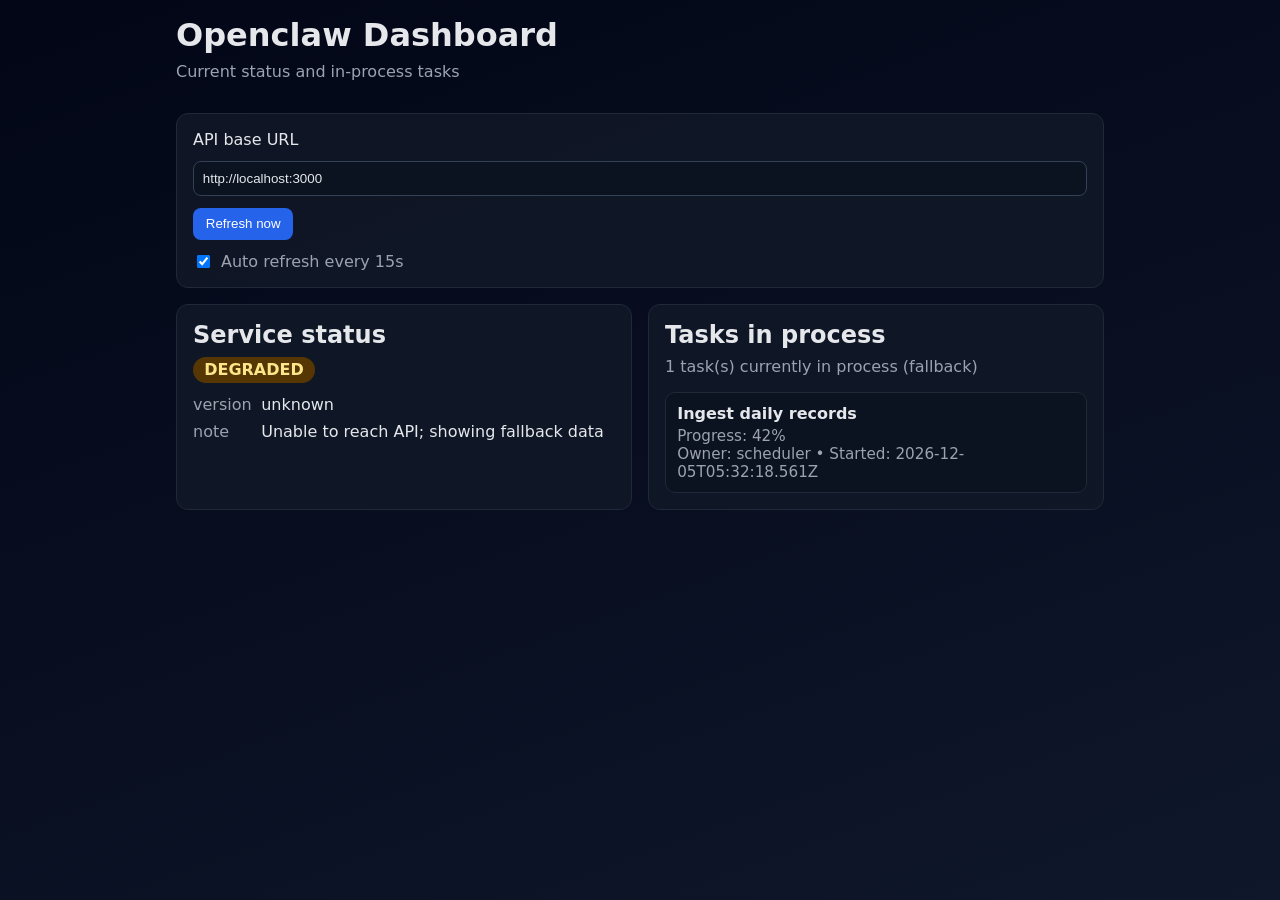
<file: openclaw-dashboard/index.html>
<!doctype html>
<html lang="en">
  <head>
    <meta charset="UTF-8" />
    <meta name="viewport" content="width=device-width, initial-scale=1.0" />
    <title>Openclaw Dashboard</title>
    <link rel="stylesheet" href="./styles.css" />
  </head>
  <body>
    <header>
      <h1>Openclaw Dashboard</h1>
      <p class="subtitle">Current status and in-process tasks</p>
    </header>

    <main>
      <section class="panel controls">
        <label for="apiBase">API base URL</label>
        <input id="apiBase" type="url" value="http://localhost:3000" />
        <button id="refreshBtn" type="button">Refresh now</button>
        <label class="inline-checkbox">
          <input id="autoRefresh" type="checkbox" checked />
          Auto refresh every 15s
        </label>
      </section>

      <section class="grid">
        <article class="panel">
          <h2>Service status</h2>
          <div id="serviceStatus" class="status loading">Loading…</div>
          <dl id="serviceMeta" class="meta"></dl>
        </article>

        <article class="panel">
          <h2>Tasks in process</h2>
          <p id="taskSummary" class="summary">Loading tasks…</p>
          <ul id="taskList" class="task-list"></ul>
        </article>
      </section>
    </main>

    <template id="taskItemTemplate">
      <li class="task-item">
        <div class="task-title"></div>
        <div class="task-progress"></div>
        <div class="task-meta"></div>
      </li>
    </template>

    <script src="./app.js"></script>
  </body>
</html>
</file>
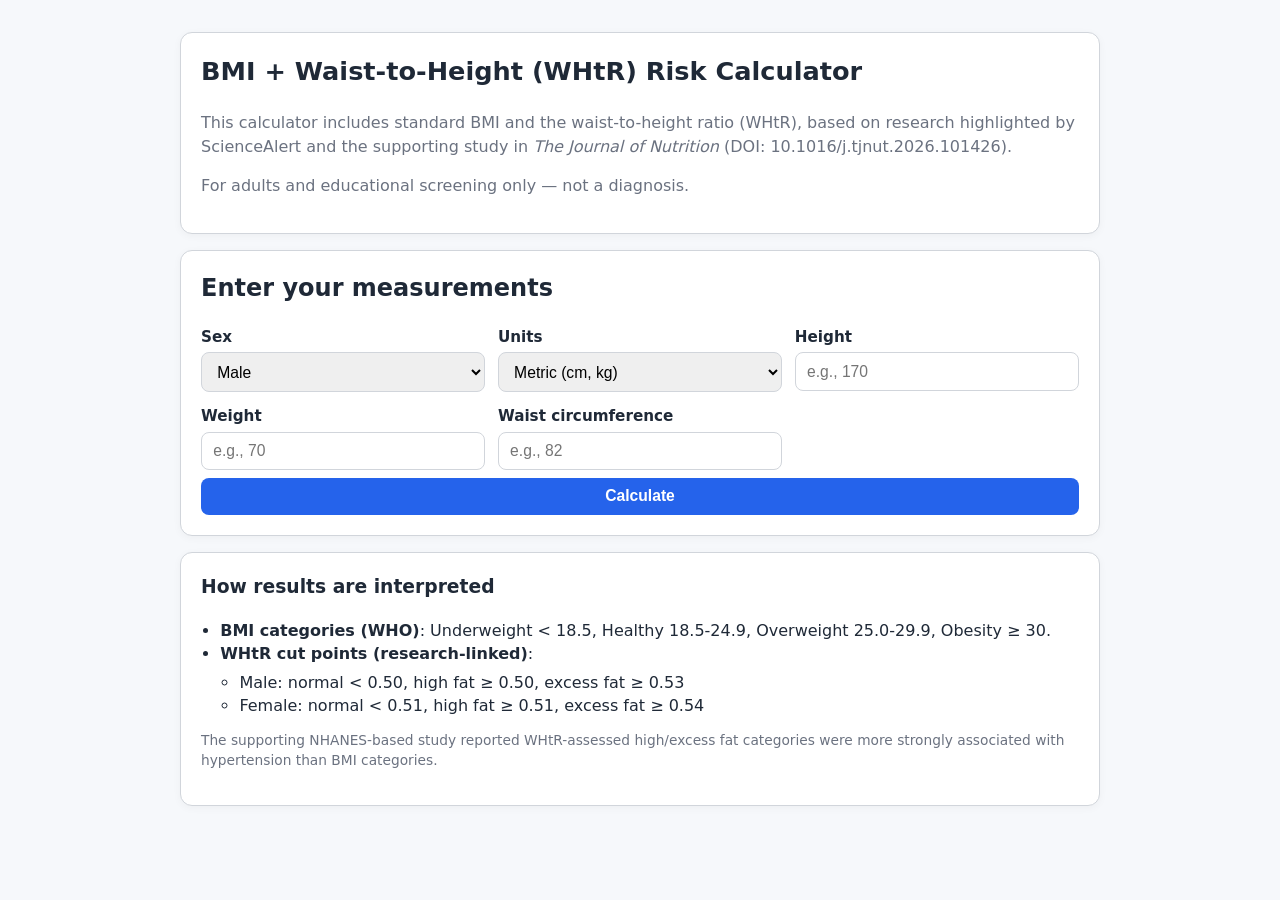
<file: bmi_whtr_calculator.html>
<!doctype html>
<html lang="en">
<head>
  <meta charset="UTF-8" />
  <meta name="viewport" content="width=device-width, initial-scale=1.0" />
  <title>BMI + Waist-to-Height Risk Calculator</title>
  <style>
    :root {
      --bg: #f6f8fb;
      --card: #ffffff;
      --text: #1f2937;
      --muted: #6b7280;
      --border: #d1d5db;
      --accent: #2563eb;
      --ok: #15803d;
      --warn: #b45309;
      --risk: #b91c1c;
    }
    body {
      font-family: Inter, system-ui, -apple-system, Segoe UI, Roboto, Arial, sans-serif;
      margin: 0;
      background: var(--bg);
      color: var(--text);
      line-height: 1.45;
    }
    .container {
      max-width: 920px;
      margin: 2rem auto;
      padding: 0 1rem;
    }
    .card {
      background: var(--card);
      border: 1px solid var(--border);
      border-radius: 12px;
      padding: 1.25rem;
      box-shadow: 0 2px 8px rgba(0, 0, 0, 0.04);
      margin-bottom: 1rem;
    }
    h1, h2, h3 {
      margin-top: 0;
    }
    h1 {
      font-size: 1.6rem;
    }
    .grid {
      display: grid;
      grid-template-columns: repeat(auto-fit, minmax(220px, 1fr));
      gap: 0.8rem;
    }
    label {
      font-weight: 600;
      font-size: 0.95rem;
      display: block;
      margin-bottom: 0.3rem;
    }
    input, select, button {
      width: 100%;
      padding: 0.58rem 0.7rem;
      border: 1px solid var(--border);
      border-radius: 8px;
      font-size: 0.98rem;
      box-sizing: border-box;
    }
    button {
      border: none;
      background: var(--accent);
      color: white;
      font-weight: 700;
      cursor: pointer;
      margin-top: 0.5rem;
    }
    button:hover {
      filter: brightness(0.95);
    }
    .muted {
      color: var(--muted);
    }
    .result {
      border-left: 4px solid var(--accent);
      padding: 0.7rem 0.9rem;
      background: #eff6ff;
      border-radius: 8px;
      margin-top: 0.75rem;
    }
    .ok { color: var(--ok); }
    .warn { color: var(--warn); }
    .risk { color: var(--risk); }
    ul { margin: 0.4rem 0; padding-left: 1.2rem; }
    .footnote { font-size: 0.86rem; }
  </style>
</head>
<body>
  <main class="container">
    <section class="card">
      <h1>BMI + Waist-to-Height (WHtR) Risk Calculator</h1>
      <p class="muted">
        This calculator includes standard BMI and the waist-to-height ratio (WHtR), based on research highlighted by ScienceAlert
        and the supporting study in <em>The Journal of Nutrition</em> (DOI: 10.1016/j.tjnut.2026.101426).
      </p>
      <p class="muted">For adults and educational screening only — not a diagnosis.</p>
    </section>

    <section class="card">
      <h2>Enter your measurements</h2>
      <div class="grid">
        <div>
          <label for="sex">Sex</label>
          <select id="sex">
            <option value="male">Male</option>
            <option value="female">Female</option>
          </select>
        </div>
        <div>
          <label for="unit">Units</label>
          <select id="unit">
            <option value="metric">Metric (cm, kg)</option>
            <option value="imperial">US (in, lb)</option>
          </select>
        </div>
        <div>
          <label for="height">Height</label>
          <input id="height" type="number" step="0.1" min="1" placeholder="e.g., 170" />
        </div>
        <div>
          <label for="weight">Weight</label>
          <input id="weight" type="number" step="0.1" min="1" placeholder="e.g., 70" />
        </div>
        <div>
          <label for="waist">Waist circumference</label>
          <input id="waist" type="number" step="0.1" min="1" placeholder="e.g., 82" />
        </div>
      </div>
      <button id="calcBtn" type="button">Calculate</button>
      <div id="result" class="result" hidden></div>
    </section>

    <section class="card">
      <h3>How results are interpreted</h3>
      <ul>
        <li><strong>BMI categories (WHO)</strong>: Underweight &lt; 18.5, Healthy 18.5-24.9, Overweight 25.0-29.9, Obesity ≥ 30.</li>
        <li><strong>WHtR cut points (research-linked)</strong>: 
          <ul>
            <li>Male: normal &lt; 0.50, high fat ≥ 0.50, excess fat ≥ 0.53</li>
            <li>Female: normal &lt; 0.51, high fat ≥ 0.51, excess fat ≥ 0.54</li>
          </ul>
        </li>
      </ul>
      <p class="footnote muted">
        The supporting NHANES-based study reported WHtR-assessed high/excess fat categories were more strongly associated
        with hypertension than BMI categories.
      </p>
    </section>
  </main>

  <script>
    const els = {
      sex: document.getElementById('sex'),
      unit: document.getElementById('unit'),
      height: document.getElementById('height'),
      weight: document.getElementById('weight'),
      waist: document.getElementById('waist'),
      btn: document.getElementById('calcBtn'),
      result: document.getElementById('result')
    };

    const number = (v) => Number.parseFloat(v);

    function toMetric(height, weight, waist, unit) {
      if (unit === 'metric') return { heightCm: height, weightKg: weight, waistCm: waist };
      return {
        heightCm: height * 2.54,
        weightKg: weight * 0.45359237,
        waistCm: waist * 2.54
      };
    }

    function bmiCategory(bmi) {
      if (bmi < 18.5) return ['Underweight', 'warn'];
      if (bmi < 25) return ['Healthy range', 'ok'];
      if (bmi < 30) return ['Overweight', 'warn'];
      return ['Obesity', 'risk'];
    }

    function whtrCategory(whtr, sex) {
      const high = sex === 'male' ? 0.50 : 0.51;
      const excess = sex === 'male' ? 0.53 : 0.54;
      if (whtr >= excess) return ['Excess fat range', 'risk'];
      if (whtr >= high) return ['High fat range', 'warn'];
      return ['Normal fat range', 'ok'];
    }

    function guidance(bmiClass, whtrClass) {
      if (whtrClass[0] === 'Excess fat range') {
        return 'WHtR suggests a higher cardiometabolic risk profile. Consider discussing blood pressure screening with your clinician.';
      }
      if (whtrClass[0] === 'High fat range') {
        return 'WHtR suggests increased adiposity risk. Lifestyle changes and routine blood pressure checks are advisable.';
      }
      if (bmiClass[0] !== 'Healthy range') {
        return 'BMI is outside healthy range, but WHtR is normal. Body composition may vary; follow up with a clinician for individualized assessment.';
      }
      return 'Both BMI and WHtR are in lower-risk ranges. Maintain healthy habits and periodic re-checks.';
    }

    els.btn.addEventListener('click', () => {
      const unit = els.unit.value;
      const sex = els.sex.value;
      const h = number(els.height.value);
      const w = number(els.weight.value);
      const wc = number(els.waist.value);

      if (![h, w, wc].every((n) => Number.isFinite(n) && n > 0)) {
        els.result.hidden = false;
        els.result.innerHTML = '<span class="risk">Please enter valid positive numbers for height, weight, and waist.</span>';
        return;
      }

      const { heightCm, weightKg, waistCm } = toMetric(h, w, wc, unit);
      const heightM = heightCm / 100;
      const bmi = weightKg / (heightM * heightM);
      const whtr = waistCm / heightCm;

      const bmiClass = bmiCategory(bmi);
      const whtrClass = whtrCategory(whtr, sex);

      els.result.hidden = false;
      els.result.innerHTML = `
        <strong>Your Results</strong>
        <ul>
          <li>BMI: <strong>${bmi.toFixed(1)}</strong> — <span class="${bmiClass[1]}">${bmiClass[0]}</span></li>
          <li>WHtR: <strong>${whtr.toFixed(3)}</strong> — <span class="${whtrClass[1]}">${whtrClass[0]}</span></li>
        </ul>
        <p><strong>Interpretation:</strong> ${guidance(bmiClass, whtrClass)}</p>
      `;
    });
  </script>
</body>
</html>
</file>
<file: openclaw-dashboard/styles.css>
:root {
  --bg: #0f172a;
  --panel: #111827;
  --text: #e5e7eb;
  --muted: #9ca3af;
  --green: #10b981;
  --yellow: #f59e0b;
  --red: #ef4444;
}

* {
  box-sizing: border-box;
}

body {
  margin: 0;
  font-family: Inter, system-ui, -apple-system, Segoe UI, Roboto, sans-serif;
  background: linear-gradient(160deg, #020617 0%, #0f172a 100%);
  color: var(--text);
  min-height: 100vh;
}

header,
main {
  max-width: 960px;
  margin: 0 auto;
  padding: 1rem;
}

h1,
h2 {
  margin: 0 0 0.5rem;
}

.subtitle {
  margin: 0;
  color: var(--muted);
}

.panel {
  background: color-mix(in srgb, var(--panel), transparent 15%);
  border: 1px solid #1f2937;
  border-radius: 12px;
  padding: 1rem;
}

.controls {
  display: grid;
  gap: 0.75rem;
  margin-bottom: 1rem;
}

input[type='url'] {
  width: 100%;
  border: 1px solid #334155;
  border-radius: 8px;
  padding: 0.55rem;
  background: #0b1220;
  color: var(--text);
}

button {
  width: fit-content;
  border: 0;
  border-radius: 8px;
  padding: 0.55rem 0.8rem;
  background: #2563eb;
  color: #fff;
  cursor: pointer;
}

.grid {
  display: grid;
  gap: 1rem;
  grid-template-columns: repeat(auto-fit, minmax(280px, 1fr));
}

.status {
  display: inline-block;
  border-radius: 999px;
  padding: 0.2rem 0.7rem;
  font-weight: 600;
  margin-bottom: 0.8rem;
}

.status.ok {
  background: color-mix(in srgb, var(--green), black 65%);
  color: #a7f3d0;
}

.status.degraded {
  background: color-mix(in srgb, var(--yellow), black 65%);
  color: #fde68a;
}

.status.down {
  background: color-mix(in srgb, var(--red), black 65%);
  color: #fecaca;
}

.status.loading {
  background: #1f2937;
  color: var(--muted);
}

.meta {
  display: grid;
  grid-template-columns: auto 1fr;
  gap: 0.45rem 0.6rem;
  margin: 0;
}

.meta dt {
  color: var(--muted);
}

.meta dd {
  margin: 0;
}

.summary {
  margin: 0 0 1rem;
  color: var(--muted);
}

.task-list {
  list-style: none;
  padding: 0;
  margin: 0;
  display: grid;
  gap: 0.7rem;
}

.task-item {
  border: 1px solid #1f2937;
  border-radius: 10px;
  padding: 0.7rem;
  background: #0b1220;
}

.task-title {
  font-weight: 600;
  margin-bottom: 0.2rem;
}

.task-progress,
.task-meta {
  color: var(--muted);
  font-size: 0.95rem;
}

.inline-checkbox {
  display: flex;
  align-items: center;
  gap: 0.5rem;
  color: var(--muted);
}
</file>
